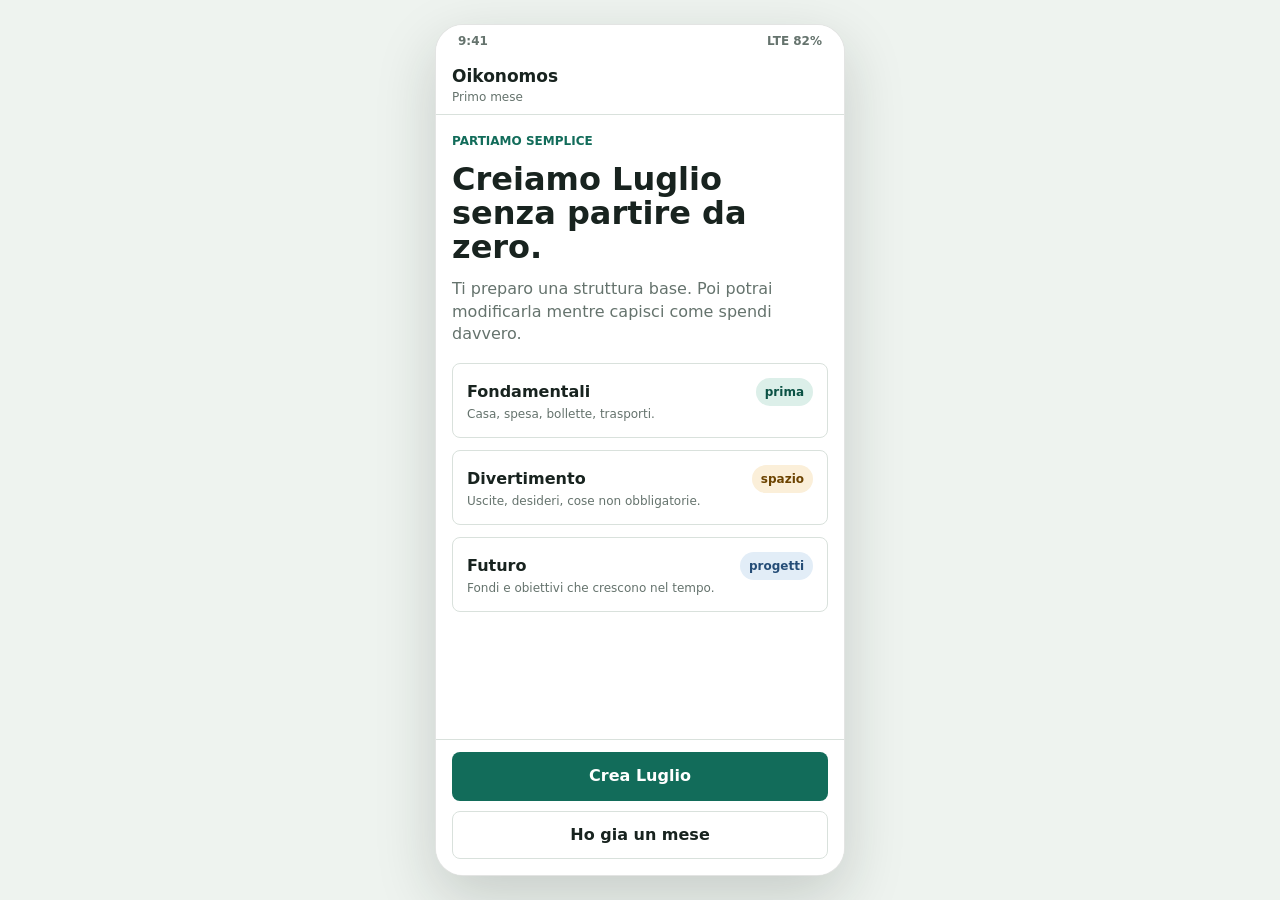
<file: index.html>
<!doctype html>
<html lang="it">
  <head>
    <meta charset="utf-8">
    <meta name="viewport" content="width=device-width, initial-scale=1">
    <meta http-equiv="refresh" content="0; url=prototypes/month-flow/">
    <title>App Budgeting Prototype</title>
  </head>
  <body>
    <main>
      <h1>App Budgeting Prototype</h1>
      <p>
        Apri il prototipo:
        <a href="prototypes/month-flow/">month flow</a>.
      </p>
    </main>
  </body>
</html>
</file>
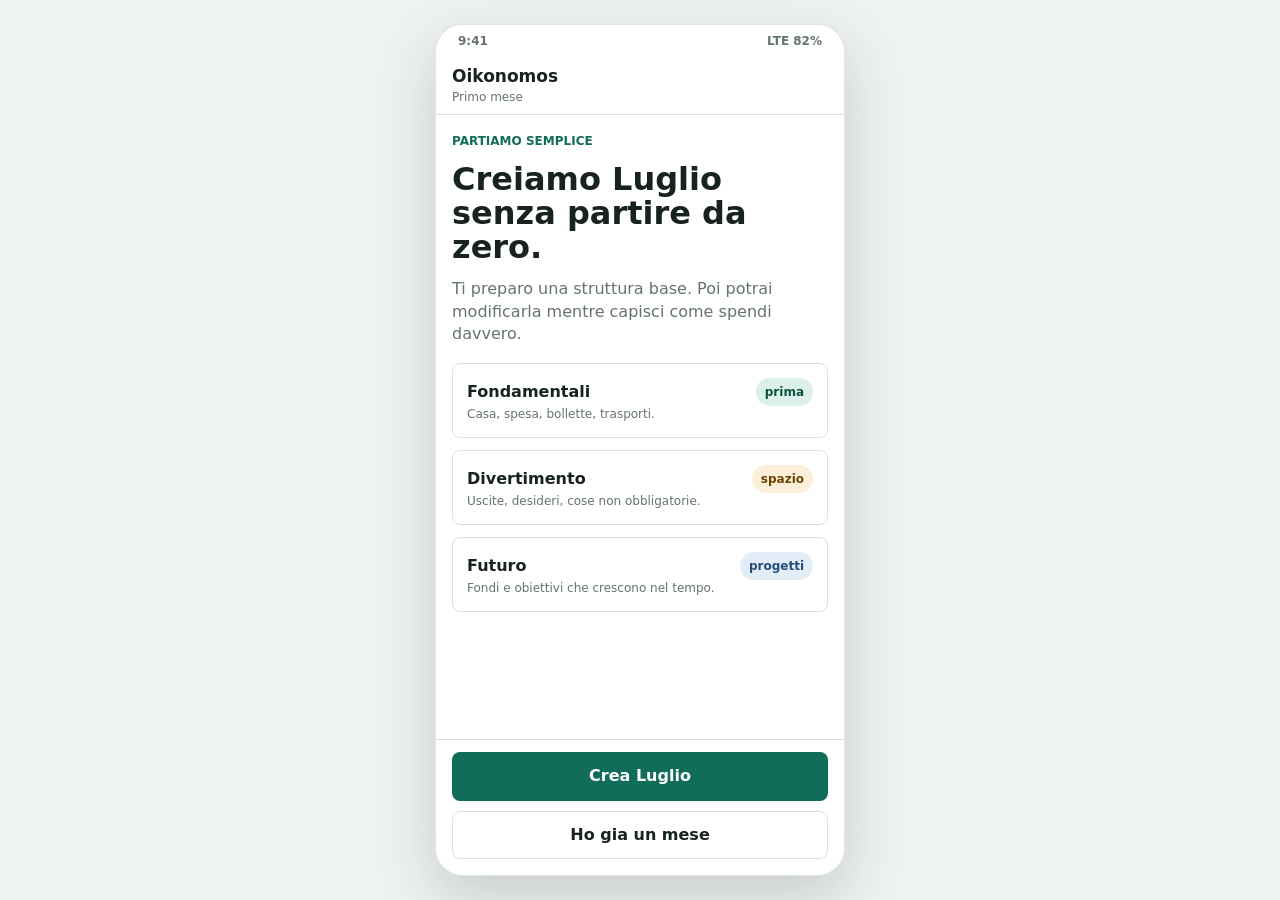
<file: prototypes/month-flow/index.html>
<!doctype html>
<html lang="it">
  <head>
    <meta charset="utf-8">
    <meta name="viewport" content="width=device-width, initial-scale=1">
    <title>App Budgeting - Month Flow Prototype</title>
    <link rel="stylesheet" href="styles.css">
  </head>
  <body>
    <main class="stage">
      <section class="phone" aria-label="Prototipo app budgeting">
        <div class="status-bar" aria-hidden="true">
          <span>9:41</span>
          <span>LTE 82%</span>
        </div>
        <div id="app" class="app" aria-live="polite"></div>
      </section>
    </main>
    <script src="app.js"></script>
  </body>
</html>
</file>
<file: prototypes/month-flow/styles.css>
:root {
  color-scheme: light;
  --bg: #eef3ef;
  --surface: #ffffff;
  --surface-soft: #f7faf7;
  --ink: #18231f;
  --muted: #65736d;
  --line: #d9e1dc;
  --primary: #126c5a;
  --primary-strong: #0b5144;
  --primary-soft: #dcefe9;
  --amber: #c78312;
  --amber-soft: #fbefd9;
  --brick: #b94732;
  --brick-soft: #f7dfda;
  --blue: #3a6ea5;
  --blue-soft: #e2edf7;
  --shadow: 0 22px 60px rgba(20, 34, 28, 0.18);
  --radius: 8px;
  --tap: 48px;
}

* {
  box-sizing: border-box;
}

html,
body {
  min-height: 100%;
}

body {
  margin: 0;
  background: var(--bg);
  color: var(--ink);
  font-family: Inter, ui-sans-serif, system-ui, -apple-system, BlinkMacSystemFont, "Segoe UI", sans-serif;
  line-height: 1.4;
}

button,
input {
  font: inherit;
}

button {
  cursor: pointer;
}

.stage {
  min-height: 100vh;
  display: grid;
  place-items: center;
  padding: 24px;
}

.phone {
  width: min(100%, 410px);
  min-height: min(860px, calc(100vh - 48px));
  max-height: calc(100vh - 48px);
  background: var(--surface);
  border: 1px solid rgba(24, 35, 31, 0.12);
  border-radius: 28px;
  box-shadow: var(--shadow);
  overflow: hidden;
  display: flex;
  flex-direction: column;
}

.status-bar {
  min-height: 32px;
  display: flex;
  align-items: center;
  justify-content: space-between;
  padding: 0 22px;
  font-size: 12px;
  font-weight: 700;
  color: var(--muted);
  background: var(--surface);
}

.app {
  min-height: 0;
  flex: 1;
  display: flex;
  flex-direction: column;
  overflow: hidden;
}

.screen {
  min-height: 0;
  flex: 1;
  display: flex;
  flex-direction: column;
}

.topbar {
  min-height: 56px;
  display: flex;
  align-items: center;
  gap: 12px;
  padding: 8px 16px;
  border-bottom: 1px solid var(--line);
  background: rgba(255, 255, 255, 0.94);
}

.topbar-title {
  min-width: 0;
  flex: 1;
}

.topbar-title strong,
.topbar-title span {
  display: block;
}

.topbar-title strong {
  font-size: 17px;
}

.topbar-title span {
  color: var(--muted);
  font-size: 12px;
}

.content {
  flex: 1;
  overflow: auto;
  padding: 18px 16px 104px;
}

.content.compact-bottom {
  padding-bottom: 24px;
}

.actions {
  display: grid;
  gap: 10px;
  padding: 12px 16px 16px;
  border-top: 1px solid var(--line);
  background: rgba(255, 255, 255, 0.96);
}

.bottom-nav {
  min-height: 72px;
  display: grid;
  grid-template-columns: repeat(4, 1fr);
  border-top: 1px solid var(--line);
  background: rgba(255, 255, 255, 0.98);
}

.nav-button {
  min-height: 72px;
  border: 0;
  background: transparent;
  color: var(--muted);
  display: grid;
  place-items: center;
  align-content: center;
  gap: 3px;
  font-size: 11px;
  font-weight: 700;
}

.nav-button .nav-mark {
  width: 22px;
  height: 4px;
  border-radius: 999px;
  background: transparent;
}

.nav-button.active {
  color: var(--primary);
}

.nav-button.active .nav-mark {
  background: var(--primary);
}

.icon-button {
  width: var(--tap);
  height: var(--tap);
  border: 1px solid var(--line);
  border-radius: 999px;
  background: var(--surface);
  color: var(--ink);
  display: grid;
  place-items: center;
  font-size: 20px;
  font-weight: 700;
}

.primary-button,
.secondary-button,
.ghost-button {
  min-height: var(--tap);
  border-radius: var(--radius);
  padding: 12px 14px;
  border: 1px solid transparent;
  font-weight: 800;
}

.primary-button {
  color: #ffffff;
  background: var(--primary);
}

.primary-button:focus,
.secondary-button:focus,
.ghost-button:focus,
.icon-button:focus,
.choice:focus {
  outline: 3px solid rgba(18, 108, 90, 0.28);
  outline-offset: 2px;
}

.secondary-button {
  color: var(--primary-strong);
  background: var(--primary-soft);
  border-color: rgba(18, 108, 90, 0.20);
}

.ghost-button {
  color: var(--ink);
  background: var(--surface);
  border-color: var(--line);
}

.hero {
  display: grid;
  gap: 14px;
  margin-bottom: 18px;
}

.eyebrow {
  color: var(--primary);
  font-size: 12px;
  font-weight: 850;
  letter-spacing: 0;
  text-transform: uppercase;
}

h1,
h2,
h3,
p {
  margin: 0;
}

h1 {
  font-size: 32px;
  line-height: 1.05;
}

h2 {
  font-size: 22px;
  line-height: 1.15;
}

h3 {
  font-size: 15px;
}

.lede {
  color: var(--muted);
  font-size: 16px;
}

.card,
.signal,
.item-row,
.expense-row,
.input-panel {
  border: 1px solid var(--line);
  border-radius: var(--radius);
  background: var(--surface);
}

.card {
  padding: 14px;
}

.stack {
  display: grid;
  gap: 12px;
}

.split {
  display: flex;
  align-items: center;
  justify-content: space-between;
  gap: 12px;
}

.muted {
  color: var(--muted);
}

.small {
  font-size: 12px;
}

.metric-grid {
  display: grid;
  grid-template-columns: repeat(3, 1fr);
  gap: 8px;
}

.metric {
  min-width: 0;
  border: 1px solid var(--line);
  border-radius: var(--radius);
  padding: 10px;
  background: var(--surface-soft);
}

.metric span,
.metric strong {
  display: block;
}

.metric span {
  color: var(--muted);
  font-size: 11px;
  font-weight: 750;
}

.metric strong {
  margin-top: 3px;
  font-size: 15px;
}

.progress {
  height: 9px;
  overflow: hidden;
  border-radius: 999px;
  background: #e6ede9;
}

.progress span {
  display: block;
  width: var(--value);
  max-width: 100%;
  height: 100%;
  border-radius: inherit;
  background: var(--color, var(--primary));
}

.item-row,
.expense-row {
  min-height: 64px;
  padding: 12px;
  display: grid;
  gap: 8px;
}

.item-row button {
  text-align: left;
}

.item-main {
  display: flex;
  align-items: center;
  justify-content: space-between;
  gap: 12px;
}

.item-title {
  display: grid;
  gap: 2px;
}

.amount {
  white-space: nowrap;
  font-weight: 850;
}

.pill {
  display: inline-flex;
  align-items: center;
  min-height: 28px;
  width: fit-content;
  padding: 4px 9px;
  border-radius: 999px;
  font-size: 12px;
  font-weight: 800;
}

.pill.green {
  color: var(--primary-strong);
  background: var(--primary-soft);
}

.pill.amber {
  color: #6c4300;
  background: var(--amber-soft);
}

.pill.brick {
  color: #7d2417;
  background: var(--brick-soft);
}

.pill.blue {
  color: #254d77;
  background: var(--blue-soft);
}

.signal {
  padding: 12px;
  display: grid;
  gap: 6px;
  background: var(--surface-soft);
}

.signal strong {
  font-size: 14px;
}

.choice-grid {
  display: grid;
  gap: 8px;
}

.choice {
  width: 100%;
  min-height: var(--tap);
  border: 1px solid var(--line);
  border-radius: var(--radius);
  background: var(--surface);
  padding: 12px;
  color: var(--ink);
  text-align: left;
  display: flex;
  align-items: center;
  justify-content: space-between;
  gap: 12px;
}

.choice.selected {
  border-color: rgba(18, 108, 90, 0.55);
  background: var(--primary-soft);
}

label {
  display: grid;
  gap: 7px;
  color: var(--ink);
  font-size: 13px;
  font-weight: 800;
}

input {
  min-height: 52px;
  width: 100%;
  border: 1px solid var(--line);
  border-radius: var(--radius);
  background: var(--surface);
  padding: 12px;
  color: var(--ink);
  font-size: 18px;
}

.input-panel {
  padding: 14px;
  display: grid;
  gap: 12px;
  background: var(--surface-soft);
}

.toast {
  border: 1px solid rgba(18, 108, 90, 0.22);
  background: var(--primary-soft);
  color: var(--primary-strong);
  border-radius: var(--radius);
  padding: 12px;
  font-weight: 800;
}

.month-shell {
  min-height: 0;
  flex: 1;
  display: grid;
  grid-template-rows: minmax(0, 1fr) auto;
}

@media (max-width: 520px) {
  .stage {
    padding: 0;
    display: block;
  }

  .phone {
    width: 100%;
    min-height: 100vh;
    max-height: none;
    border: 0;
    border-radius: 0;
  }

  h1 {
    font-size: 29px;
  }
}
</file>
